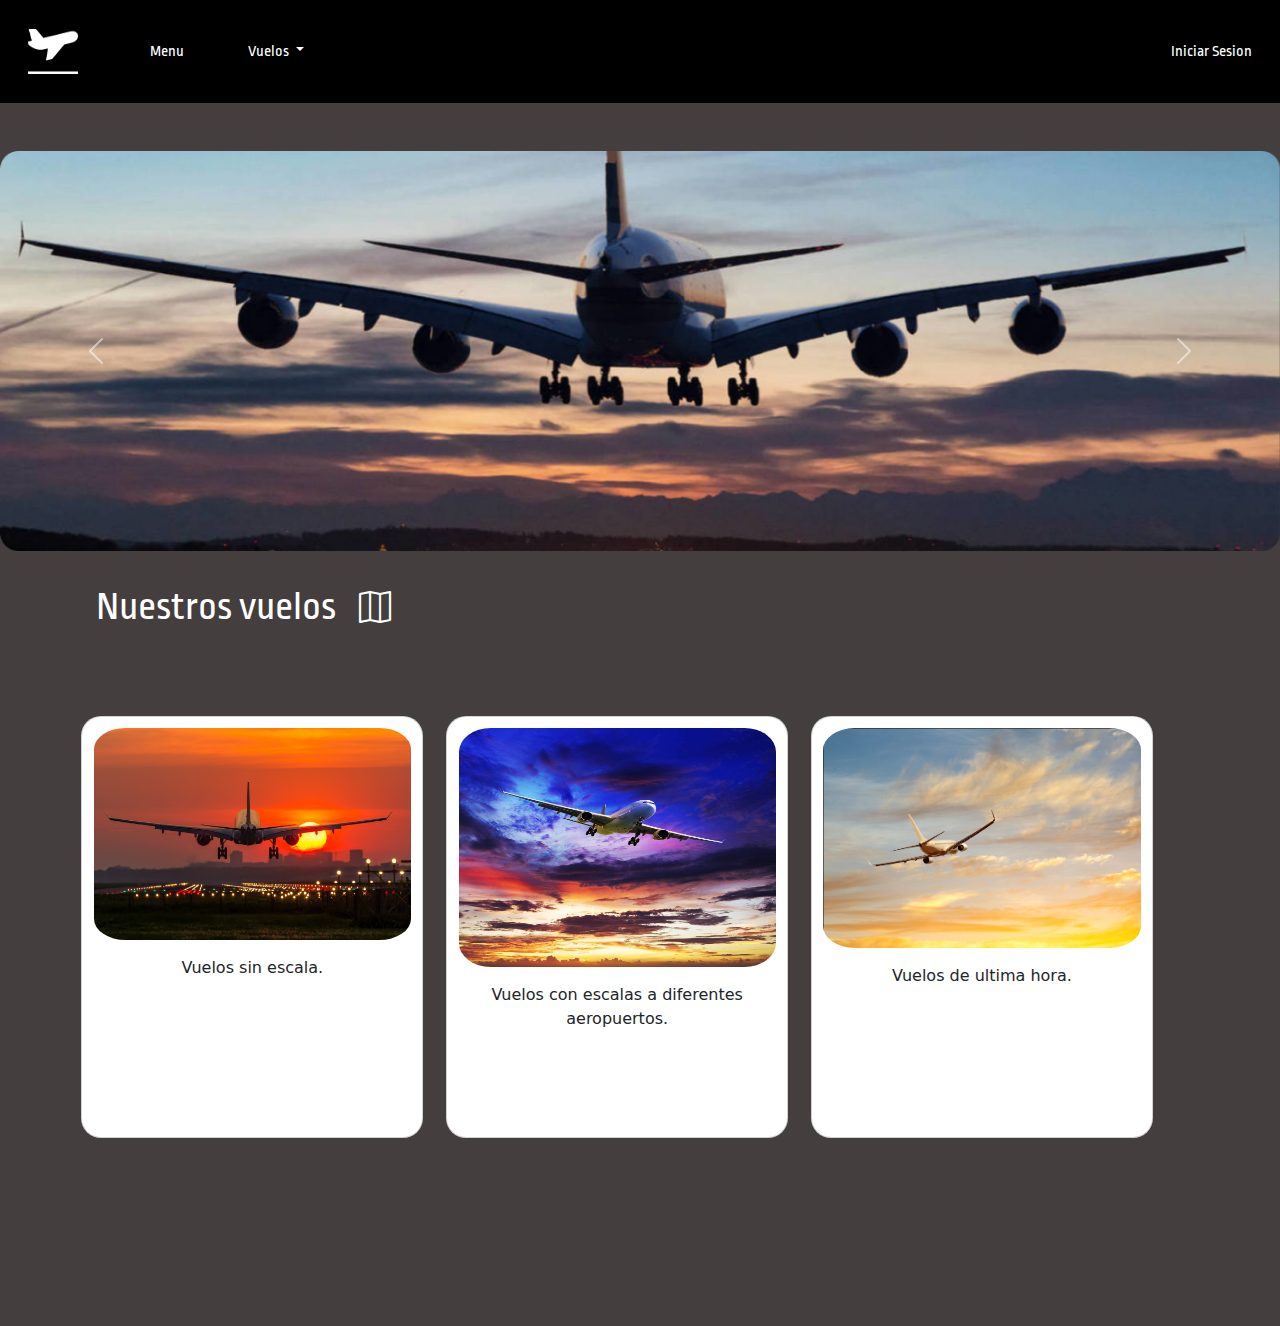
<file: proyecto algorithmics/screens/index.html>
<!DOCTYPE html>
<html lang="es">

<head>
    <meta charset="UTF-8">
    <meta name="viewport" content="width=device-width, initial-scale=1.0">
    <title>Pagina principal</title>
    <!-- librerias sobre iconos,css y bootstrap -->
    <link href="https://cdn.jsdelivr.net/npm/bootstrap@5.3.0/dist/css/bootstrap.min.css" rel="stylesheet">
    <link href='https://unpkg.com/boxicons@2.1.4/css/boxicons.min.css' rel='stylesheet'>
    <link href="https://fonts.googleapis.com/css2?family=Ropa+Sans:ital@0;1&display=swap" rel="stylesheet">
    <link rel="stylesheet" href="../utils/style.css">
    <link rel="icon" href="../screens/img/take-off 1.png">
</head>

<body>
    <header>
        <script src="../utils/header.js"></script>
    </header>

    <!-- Contenido principal carrousel -->
    <main class="margin">
            <div id="carouselExampleAutoplaying" class="carousel slide mt-5" data-bs-ride="carousel">
                <div class="carousel-inner">
                    <div class="carousel-item active">
                        <img src="../screens/img/avion.png" class="d-block w-100 border-5" alt="img2"
                            height="400">
                    </div>
                    <div class="carousel-item">
                        <img src="../screens/img/top-view-travel-map-airplane_839035-466324.avif" class="d-block w-100 border-5" alt="img2"
                            height="400">
                    </div>
                    <div class="carousel-item">
                        <img src="../screens/img/viaje-por-avión-pandemia-1-scaled-e1607965759865.webp" class="d-block w-100 border-5" alt="img2"
                            height="400">
                    </div>
                </div>
                <button class="carousel-control-prev" type="button" data-bs-target="#carouselExampleAutoplaying"
                    data-bs-slide="prev">
                    <span class="carousel-control-prev-icon" aria-hidden="true"></span>
                    <span class="visually-hidden">Previous</span>
                </button>
                <button class="carousel-control-next" type="button" data-bs-target="#carouselExampleAutoplaying"
                    data-bs-slide="next">
                    <span class="carousel-control-next-icon" aria-hidden="true"></span>
                    <span class="visually-hidden">Next</span>
                </button>
            </div>

        <h1>Nuestros vuelos <i class=" text-center bi bi-map fs-2 px-3"></i></h1>
        <!-- Contenedor que mostrara las categorías disponibles -->
        <div class="container text-center">
            <div class="row" id="categorias">
                <div class="card mb-5" style="width: 18rem;">
                    <img src="../screens/img/R.jpg" class="card-img-top" alt="...">
                    <div class="card-body">
                      <p class="card-text">Vuelos sin escala.</p>
                    </div>
                  </div>
                  
                  <div class="card mb-5" style="width: 18rem;">
                    <img src="../screens/img/1668889879_34-pibig-info-p-samolet-na-fone-zakata-oboi-43.jpg" class="card-img-top card-img-top2 " alt="...">
                    <div class="card-body">
                      <p class="card-text">Vuelos con escalas a diferentes aeropuertos.</p>
                    </div>
                  </div>

                  <div class="card mb-5" style="width: 18rem;">
                    <img src="../screens/img/vuelo-avion-foto-getty-images.jpg" class="card-img-top" alt="...">
                    <div class="card-body">
                      <p class="card-text">Vuelos de ultima hora.</p>
                    </div>
                  </div>
            </div>
        </div>
        <!-- Contenedor que mostrara las categorías disponibles -->

        </section>
    </main>
    <!-- contralador de footer -->
    <footer>
    </footer>
</body>
<!-- contralador de js -->
<script src="https://cdn.jsdelivr.net/npm/bootstrap@5.3.0/dist/js/bootstrap.bundle.min.js"></script>

</body>

</html>
</file>
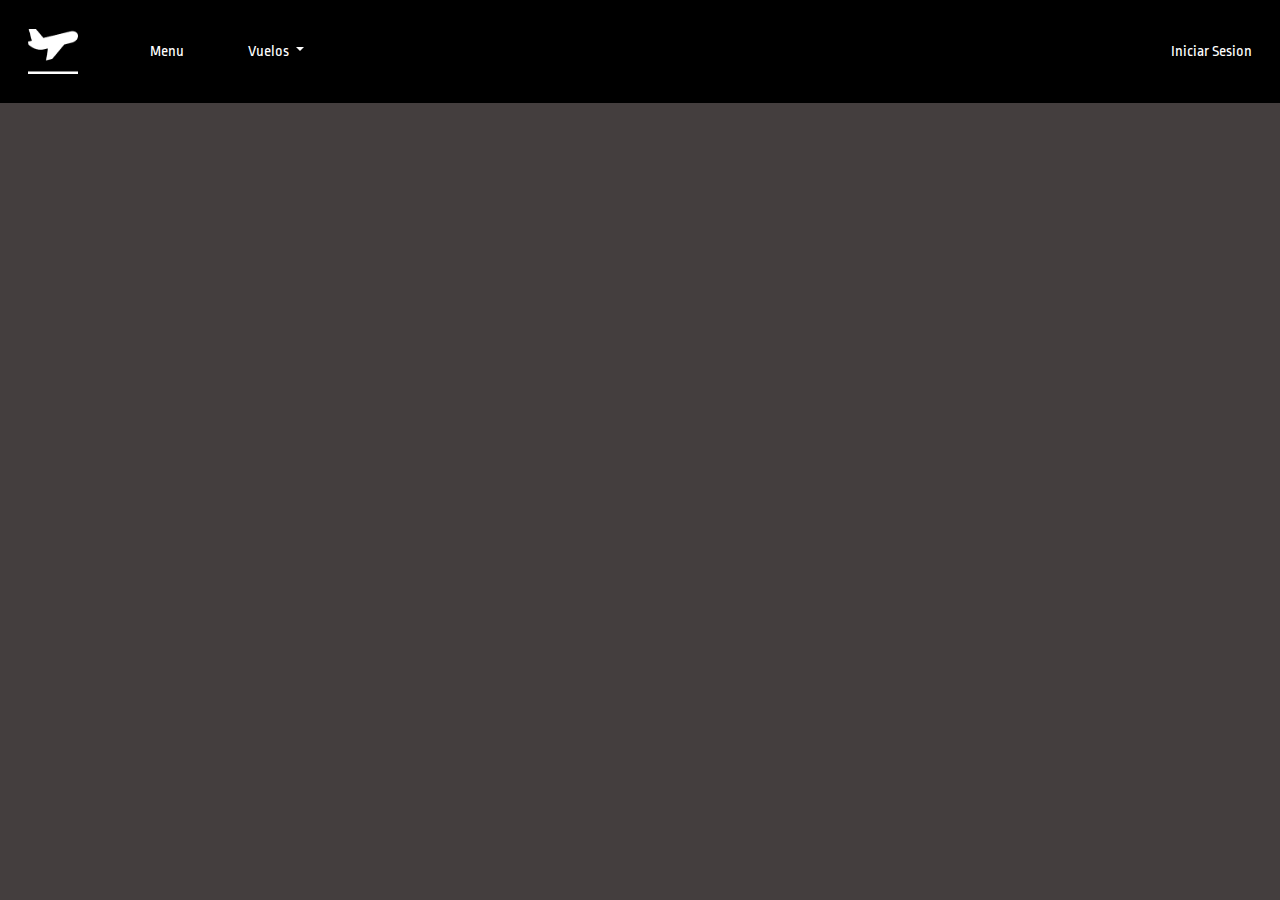
<file: proyecto algorithmics/screens/login.html>
<!DOCTYPE html>
<html lang="es">

<head>
    <meta charset="UTF-8">
    <meta name="viewport" content="width=device-width, initial-scale=1.0">
    <title>Inicio de sesion</title>
    <!-- librerias sobre iconos,css y bootstrap -->
    <link href="https://cdn.jsdelivr.net/npm/bootstrap@5.3.0/dist/css/bootstrap.min.css" rel="stylesheet">
    <link href='https://unpkg.com/boxicons@2.1.4/css/boxicons.min.css' rel='stylesheet'>
    <link href="https://fonts.googleapis.com/css2?family=Ropa+Sans:ital@0;1&display=swap" rel="stylesheet">
    <link rel="stylesheet" href="../utils/style.css">
    <link rel="icon" href="../screens/img/take-off 1.png">
</head>

<body>
    <header>
        <script src="../utils/header2.js"></script>
    </header>

    <!-- Contenido principal carrousel -->
   
</body>
<!-- contralador de js -->
<script src="https://cdn.jsdelivr.net/npm/bootstrap@5.3.0/dist/js/bootstrap.bundle.min.js"></script>

</body>

</html>
</file>
<file: proyecto algorithmics/utils/style.css>
@import url("https://cdn.jsdelivr.net/npm/bootstrap-icons@1.11.3/font/bootstrap-icons.min.css");





body {
  padding: 0;
  margin: 0;
  height: 100%;
  background-color: rgba(68, 62, 62, 1);
}

.card{
  background-color: rgb(255, 255, 255);
  border-radius: 20px;
  top: 20px;
  padding: 1%;
  width: 20%;
  margin-left: 1%;
  margin-right: 1%;
  margin-top: 5%;

}

@media only screen and (max-width:6000px) {
  .card {
    width: 30% !important;
  }
}


.btn{
  background-color: rgba(39, 59, 9, 1);
  margin-right: 14rem;
}

h1{
  margin-top: 2rem;
  margin-left: 6rem;
  font-family: 'Ropa Sans';
  color: white;

}

.margin{
  margin-bottom: 10rem;
}

.card-img-top{
  border-radius: 10%;
}

.card-img-top2{
  border-radius: 10%;
  height: 60%;
}
</file>
